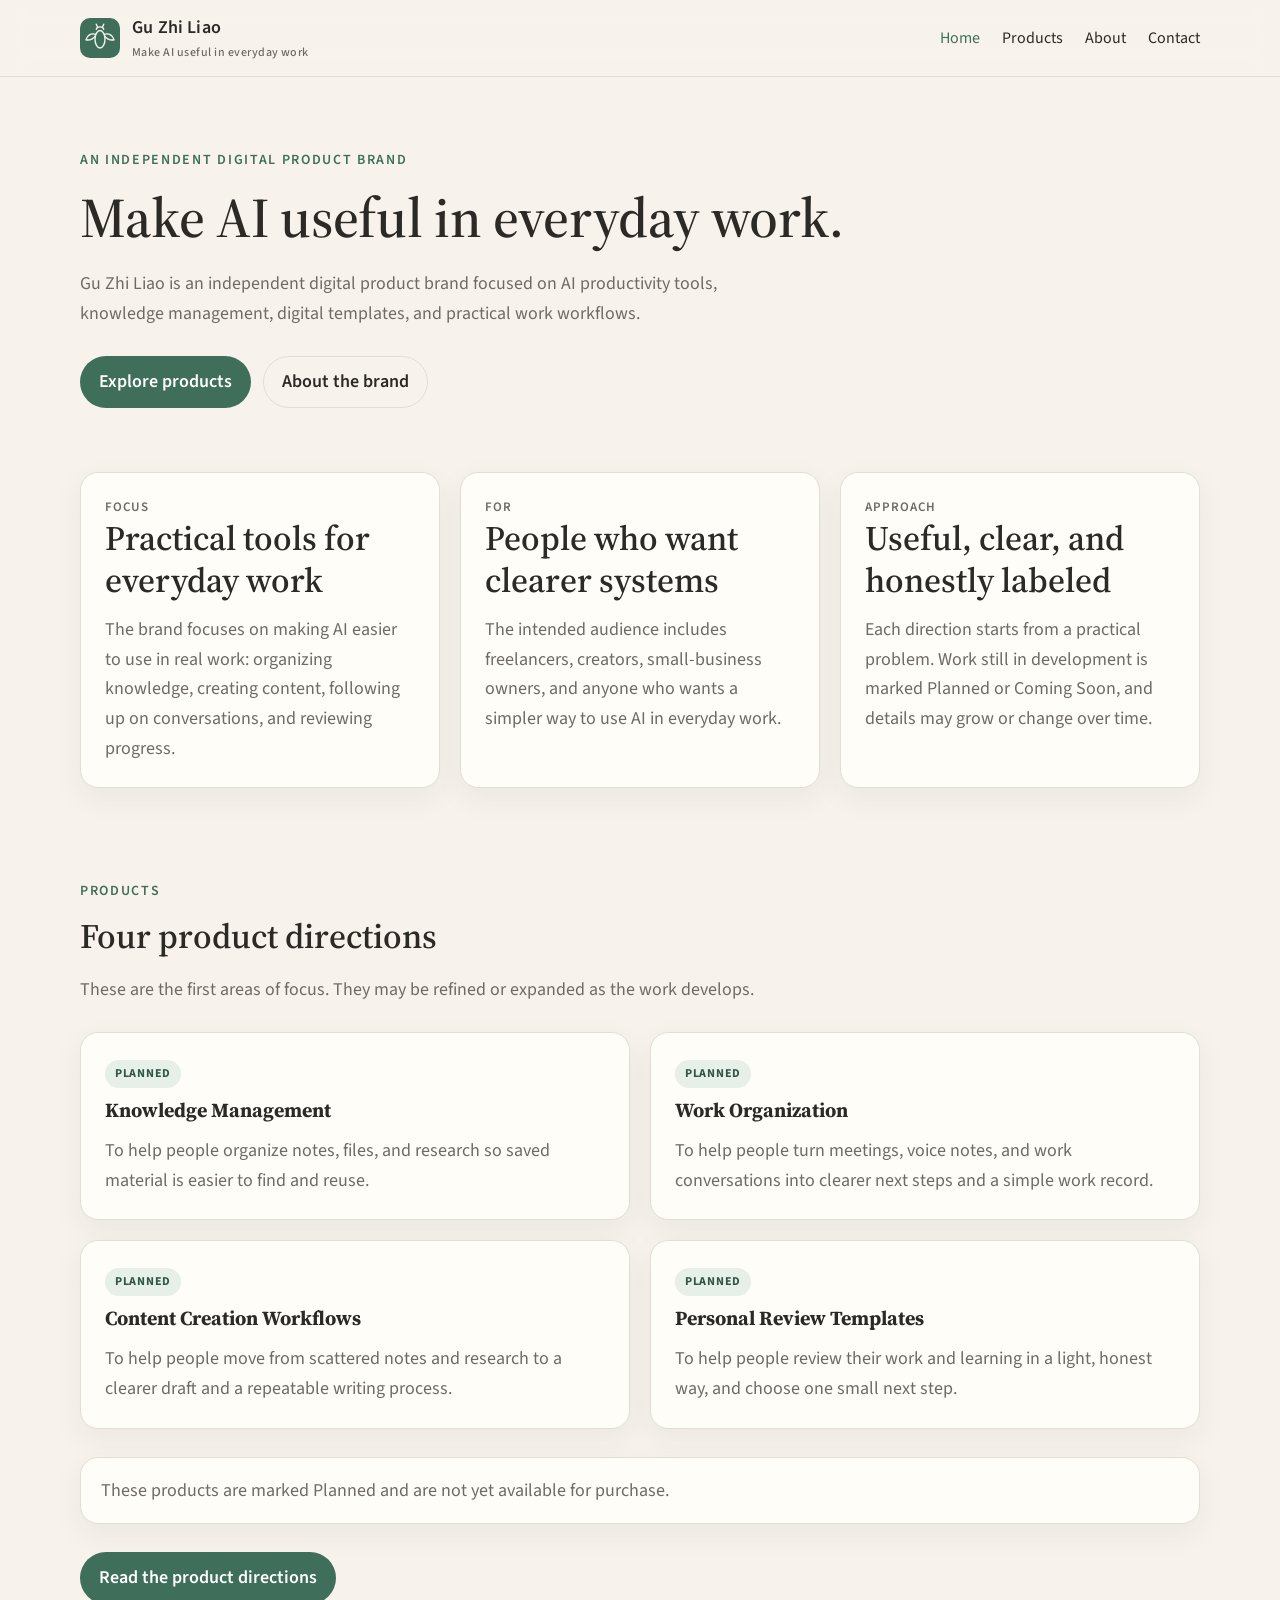
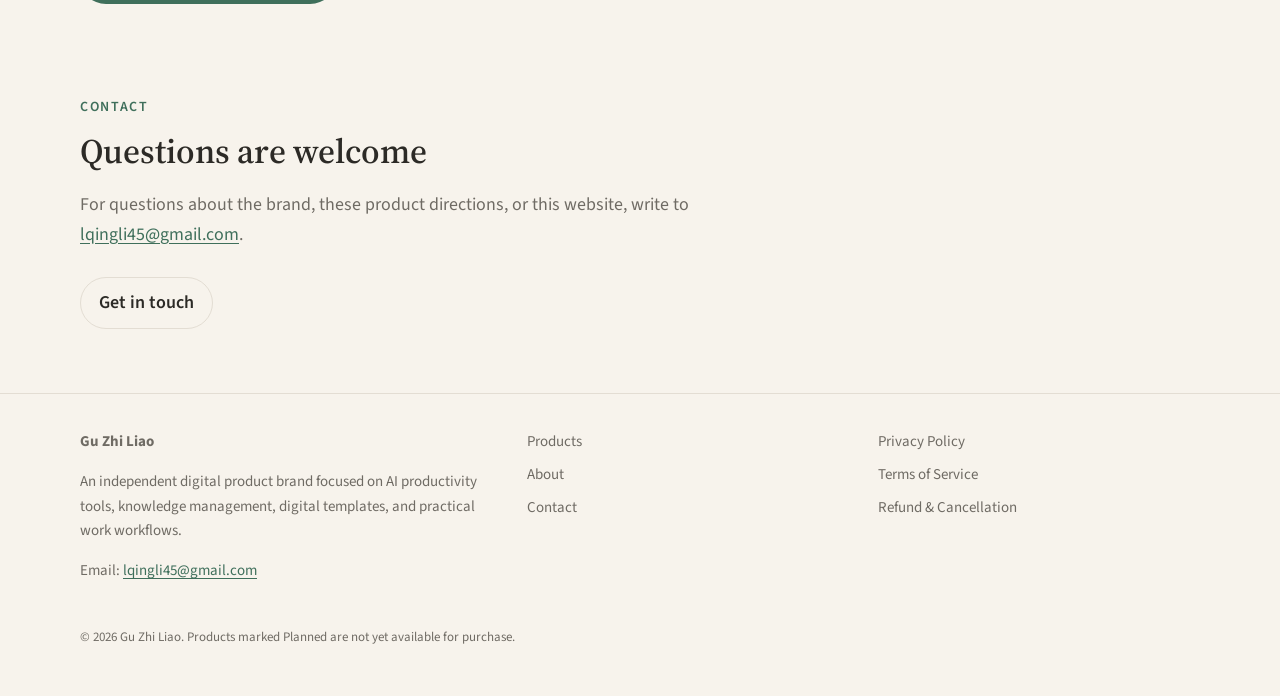
<file: index.html>
<!DOCTYPE html>
<html lang="en">
<head>
  <meta charset="utf-8">
  <meta name="viewport" content="width=device-width, initial-scale=1">
  <title>Gu Zhi Liao — Make AI useful in everyday work</title>
  <meta name="description" content="Gu Zhi Liao is an independent digital product brand focused on AI productivity tools, knowledge management, digital templates, and practical work workflows.">
  <meta name="robots" content="index,follow">
  <meta property="og:title" content="Gu Zhi Liao — Make AI useful in everyday work">
  <meta property="og:description" content="Gu Zhi Liao is an independent digital product brand focused on AI productivity tools, knowledge management, digital templates, and practical work workflows.">
  <meta property="og:type" content="website">
  <meta property="og:url" content="https://lqingli45-byte.github.io/guzhiliao-website/">
  <meta name="twitter:card" content="summary">
  <link rel="canonical" href="https://lqingli45-byte.github.io/guzhiliao-website/">
  <script>
    (function () {
      var path = location.pathname || "";
      var href = path.indexOf("/guzhiliao-website") === 0 ? "/guzhiliao-website/" : "./";
      var base = document.createElement("base");
      base.href = href;
      document.head.insertBefore(base, document.head.firstChild);
    })();
  </script>
  <link rel="icon" href="assets/favicon.svg" type="image/svg+xml">
  <link rel="preconnect" href="https://fonts.googleapis.com">
  <link rel="preconnect" href="https://fonts.gstatic.com" crossorigin>
  <link href="https://fonts.googleapis.com/css2?family=Source+Sans+3:wght@400;500;600;700&family=Source+Serif+4:opsz,wght@8..60,500;8..60,600&display=swap" rel="stylesheet">
  <link rel="stylesheet" href="assets/styles.css">
</head>
<body>
  <header class="site-header">
    <div class="wrap header-row">
      <a class="brand" href="index.html">
        <img src="assets/logo.svg" alt="">
        <span class="brand-name">Gu Zhi Liao<small>Make AI useful in everyday work</small></span>
      </a>
      <button class="nav-toggle" type="button" aria-expanded="false" aria-label="Open menu"><span></span><span></span><span></span></button>
      <nav class="nav" aria-label="Primary">
        <a href="index.html" aria-current="page">Home</a>
        <a href="products.html">Products</a>
        <a href="about.html">About</a>
        <a href="contact.html">Contact</a>
      </nav>
    </div>
  </header>

  <main>
    <section class="hero">
      <div class="wrap">
        <p class="kicker">An independent digital product brand</p>
        <h1>Make AI useful in everyday work.</h1>
        <p class="lede">Gu Zhi Liao is an independent digital product brand focused on AI productivity tools, knowledge management, digital templates, and practical work workflows.</p>
        <div class="actions">
          <a class="btn btn-primary" href="products.html">Explore products</a>
          <a class="btn btn-secondary" href="about.html">About the brand</a>
        </div>
      </div>
    </section>

    <section class="section">
      <div class="wrap grid grid-3">
        <article class="card">
          <p class="eyebrow">Focus</p>
          <h2>Practical tools for everyday work</h2>
          <p>The brand focuses on making AI easier to use in real work: organizing knowledge, creating content, following up on conversations, and reviewing progress.</p>
        </article>
        <article class="card">
          <p class="eyebrow">For</p>
          <h2>People who want clearer systems</h2>
          <p>The intended audience includes freelancers, creators, small-business owners, and anyone who wants a simpler way to use AI in everyday work.</p>
        </article>
        <article class="card">
          <p class="eyebrow">Approach</p>
          <h2>Useful, clear, and honestly labeled</h2>
          <p>Each direction starts from a practical problem. Work still in development is marked Planned or Coming Soon, and details may grow or change over time.</p>
        </article>
      </div>
    </section>

    <section class="section">
      <div class="wrap">
        <p class="kicker">Products</p>
        <h2>Four product directions</h2>
        <p class="lede">These are the first areas of focus. They may be refined or expanded as the work develops.</p>
        <div class="grid grid-2" style="margin-top:28px">
          <article class="product-card">
            <span class="badge">Planned</span>
            <h3>Knowledge Management</h3>
            <p>To help people organize notes, files, and research so saved material is easier to find and reuse.</p>
          </article>
          <article class="product-card">
            <span class="badge">Planned</span>
            <h3>Work Organization</h3>
            <p>To help people turn meetings, voice notes, and work conversations into clearer next steps and a simple work record.</p>
          </article>
          <article class="product-card">
            <span class="badge">Planned</span>
            <h3>Content Creation Workflows</h3>
            <p>To help people move from scattered notes and research to a clearer draft and a repeatable writing process.</p>
          </article>
          <article class="product-card">
            <span class="badge">Planned</span>
            <h3>Personal Review Templates</h3>
            <p>To help people review their work and learning in a light, honest way, and choose one small next step.</p>
          </article>
        </div>
        <p class="notice">These products are marked Planned and are not yet available for purchase.</p>
        <div class="actions">
          <a class="btn btn-primary" href="products.html">Read the product directions</a>
        </div>
      </div>
    </section>

    <section class="section">
      <div class="wrap">
        <p class="kicker">Contact</p>
        <h2>Questions are welcome</h2>
        <p class="lede">For questions about the brand, these product directions, or this website, write to <a href="mailto:lqingli45@gmail.com">lqingli45@gmail.com</a>.</p>
        <div class="actions">
          <a class="btn btn-secondary" href="contact.html">Get in touch</a>
        </div>
      </div>
    </section>
  </main>
  <footer class="site-footer">
    <div class="wrap footer-grid">
      <div>
        <strong>Gu Zhi Liao</strong>
        <p>An independent digital product brand focused on AI productivity tools, knowledge management, digital templates, and practical work workflows.</p>
        <p>Email: <a href="mailto:lqingli45@gmail.com">lqingli45@gmail.com</a></p>
      </div>
      <div class="footer-links">
        <a href="products.html">Products</a>
        <a href="about.html">About</a>
        <a href="contact.html">Contact</a>
      </div>
      <div class="footer-links">
        <a href="privacy.html">Privacy Policy</a>
        <a href="terms.html">Terms of Service</a>
        <a href="refund.html">Refund &amp; Cancellation</a>
      </div>
    </div>
    <div class="wrap fineprint">© 2026 Gu Zhi Liao. Products marked Planned are not yet available for purchase.</div>
  </footer>
  <script src="assets/script.js"></script>
</body>
</html>
</file>
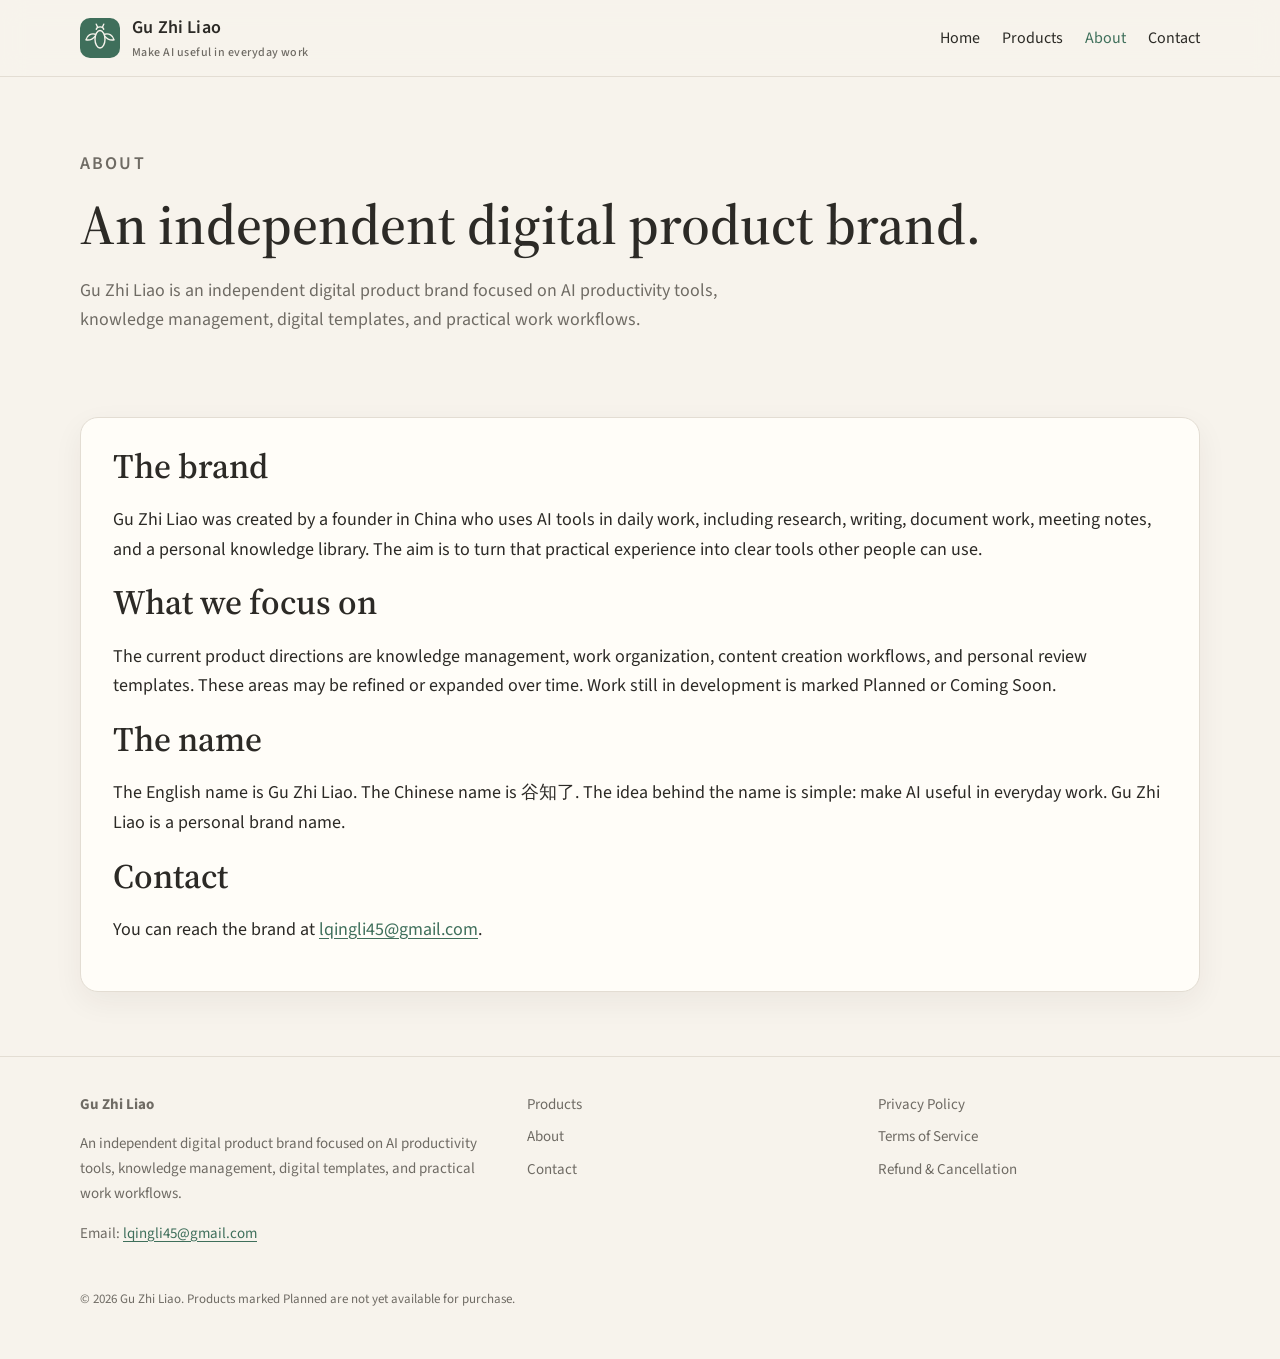
<file: about.html>
<!DOCTYPE html>
<html lang="en">
<head>
  <meta charset="utf-8">
  <meta name="viewport" content="width=device-width, initial-scale=1">
  <title>About — Gu Zhi Liao</title>
  <meta name="description" content="Gu Zhi Liao is an independent digital product brand focused on AI productivity tools, knowledge management, digital templates, and practical work workflows.">
  <meta name="robots" content="index,follow">
  <meta property="og:title" content="About — Gu Zhi Liao">
  <meta property="og:description" content="Gu Zhi Liao is an independent digital product brand focused on AI productivity tools, knowledge management, digital templates, and practical work workflows.">
  <meta property="og:type" content="website">
  <meta property="og:url" content="https://lqingli45-byte.github.io/guzhiliao-website/about.html">
  <meta name="twitter:card" content="summary">
  <link rel="canonical" href="https://lqingli45-byte.github.io/guzhiliao-website/about.html">
  <script>
    (function () {
      var path = location.pathname || "";
      var href = path.indexOf("/guzhiliao-website") === 0 ? "/guzhiliao-website/" : "./";
      var base = document.createElement("base");
      base.href = href;
      document.head.insertBefore(base, document.head.firstChild);
    })();
  </script>
  <link rel="icon" href="assets/favicon.svg" type="image/svg+xml">
  <link rel="preconnect" href="https://fonts.googleapis.com">
  <link rel="preconnect" href="https://fonts.gstatic.com" crossorigin>
  <link href="https://fonts.googleapis.com/css2?family=Source+Sans+3:wght@400;500;600;700&family=Source+Serif+4:opsz,wght@8..60,500;8..60,600&display=swap" rel="stylesheet">
  <link rel="stylesheet" href="assets/styles.css">
</head>
<body>
  <header class="site-header">
    <div class="wrap header-row">
      <a class="brand" href="index.html">
        <img src="assets/logo.svg" alt="">
        <span class="brand-name">Gu Zhi Liao<small>Make AI useful in everyday work</small></span>
      </a>
      <button class="nav-toggle" type="button" aria-expanded="false" aria-label="Open menu"><span></span><span></span><span></span></button>
      <nav class="nav" aria-label="Primary">
        <a href="index.html">Home</a>
        <a href="products.html">Products</a>
        <a href="about.html" aria-current="page">About</a>
        <a href="contact.html">Contact</a>
      </nav>
    </div>
  </header>

  <main>
    <section class="page-hero">
      <div class="wrap">
        <p class="kicker">About</p>
        <h1>An independent digital product brand.</h1>
        <p>Gu Zhi Liao is an independent digital product brand focused on AI productivity tools, knowledge management, digital templates, and practical work workflows.</p>
      </div>
    </section>
    <section class="section">
      <div class="wrap legal">
        <h2>The brand</h2>
        <p>Gu Zhi Liao was created by a founder in China who uses AI tools in daily work, including research, writing, document work, meeting notes, and a personal knowledge library. The aim is to turn that practical experience into clear tools other people can use.</p>
        <h2>What we focus on</h2>
        <p>The current product directions are knowledge management, work organization, content creation workflows, and personal review templates. These areas may be refined or expanded over time. Work still in development is marked Planned or Coming Soon.</p>
        <h2>The name</h2>
        <p>The English name is Gu Zhi Liao. The Chinese name is 谷知了. The idea behind the name is simple: make AI useful in everyday work. Gu Zhi Liao is a personal brand name.</p>
        <h2>Contact</h2>
        <p>You can reach the brand at <a href="mailto:lqingli45@gmail.com">lqingli45@gmail.com</a>.</p>
      </div>
    </section>
  </main>
  <footer class="site-footer">
    <div class="wrap footer-grid">
      <div>
        <strong>Gu Zhi Liao</strong>
        <p>An independent digital product brand focused on AI productivity tools, knowledge management, digital templates, and practical work workflows.</p>
        <p>Email: <a href="mailto:lqingli45@gmail.com">lqingli45@gmail.com</a></p>
      </div>
      <div class="footer-links">
        <a href="products.html">Products</a>
        <a href="about.html">About</a>
        <a href="contact.html">Contact</a>
      </div>
      <div class="footer-links">
        <a href="privacy.html">Privacy Policy</a>
        <a href="terms.html">Terms of Service</a>
        <a href="refund.html">Refund &amp; Cancellation</a>
      </div>
    </div>
    <div class="wrap fineprint">© 2026 Gu Zhi Liao. Products marked Planned are not yet available for purchase.</div>
  </footer>
  <script src="assets/script.js"></script>
</body>
</html>
</file>
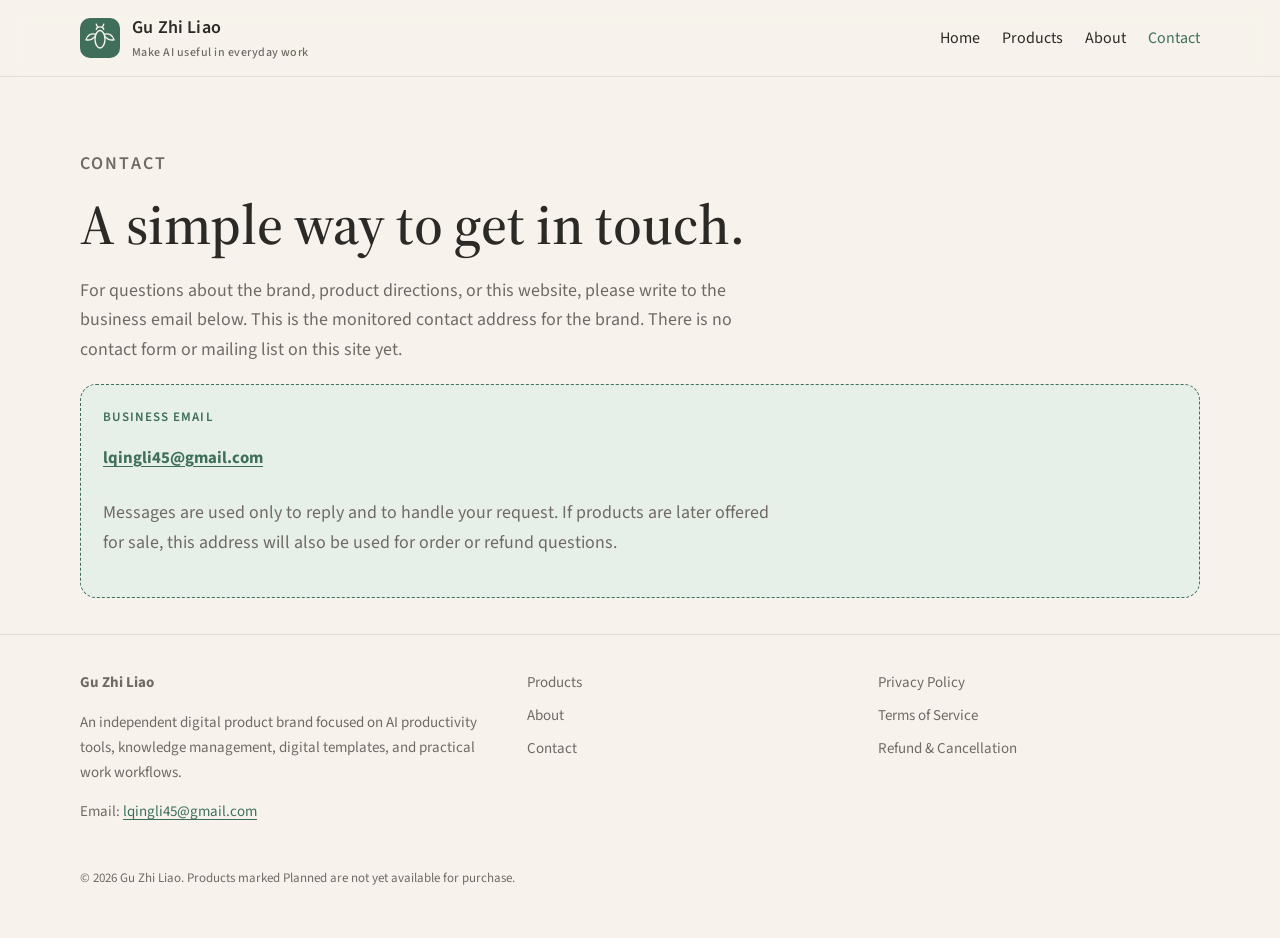
<file: contact.html>
<!DOCTYPE html>
<html lang="en">
<head>
  <meta charset="utf-8">
  <meta name="viewport" content="width=device-width, initial-scale=1">
  <title>Contact — Gu Zhi Liao</title>
  <meta name="description" content="Contact Gu Zhi Liao at lqingli45@gmail.com.">
  <meta name="robots" content="index,follow">
  <meta property="og:title" content="Contact — Gu Zhi Liao">
  <meta property="og:description" content="Contact Gu Zhi Liao at lqingli45@gmail.com.">
  <meta property="og:type" content="website">
  <meta property="og:url" content="https://lqingli45-byte.github.io/guzhiliao-website/contact.html">
  <meta name="twitter:card" content="summary">
  <link rel="canonical" href="https://lqingli45-byte.github.io/guzhiliao-website/contact.html">
  <script>
    (function () {
      var path = location.pathname || "";
      var href = path.indexOf("/guzhiliao-website") === 0 ? "/guzhiliao-website/" : "./";
      var base = document.createElement("base");
      base.href = href;
      document.head.insertBefore(base, document.head.firstChild);
    })();
  </script>
  <link rel="icon" href="assets/favicon.svg" type="image/svg+xml">
  <link rel="preconnect" href="https://fonts.googleapis.com">
  <link rel="preconnect" href="https://fonts.gstatic.com" crossorigin>
  <link href="https://fonts.googleapis.com/css2?family=Source+Sans+3:wght@400;500;600;700&family=Source+Serif+4:opsz,wght@8..60,500;8..60,600&display=swap" rel="stylesheet">
  <link rel="stylesheet" href="assets/styles.css">
</head>
<body>
  <header class="site-header">
    <div class="wrap header-row">
      <a class="brand" href="index.html">
        <img src="assets/logo.svg" alt="">
        <span class="brand-name">Gu Zhi Liao<small>Make AI useful in everyday work</small></span>
      </a>
      <button class="nav-toggle" type="button" aria-expanded="false" aria-label="Open menu"><span></span><span></span><span></span></button>
      <nav class="nav" aria-label="Primary">
        <a href="index.html">Home</a>
        <a href="products.html">Products</a>
        <a href="about.html">About</a>
        <a href="contact.html" aria-current="page">Contact</a>
      </nav>
    </div>
  </header>

  <main>
    <section class="page-hero">
      <div class="wrap">
        <p class="kicker">Contact</p>
        <h1>A simple way to get in touch.</h1>
        <p>For questions about the brand, product directions, or this website, please write to the business email below. This is the monitored contact address for the brand. There is no contact form or mailing list on this site yet.</p>
        <div class="contact-box">
          <span class="eyebrow">Business email</span>
          <strong><a href="mailto:lqingli45@gmail.com">lqingli45@gmail.com</a></strong>
          <p class="muted">Messages are used only to reply and to handle your request. If products are later offered for sale, this address will also be used for order or refund questions.</p>
        </div>
      </div>
    </section>
  </main>
  <footer class="site-footer">
    <div class="wrap footer-grid">
      <div>
        <strong>Gu Zhi Liao</strong>
        <p>An independent digital product brand focused on AI productivity tools, knowledge management, digital templates, and practical work workflows.</p>
        <p>Email: <a href="mailto:lqingli45@gmail.com">lqingli45@gmail.com</a></p>
      </div>
      <div class="footer-links">
        <a href="products.html">Products</a>
        <a href="about.html">About</a>
        <a href="contact.html">Contact</a>
      </div>
      <div class="footer-links">
        <a href="privacy.html">Privacy Policy</a>
        <a href="terms.html">Terms of Service</a>
        <a href="refund.html">Refund &amp; Cancellation</a>
      </div>
    </div>
    <div class="wrap fineprint">© 2026 Gu Zhi Liao. Products marked Planned are not yet available for purchase.</div>
  </footer>
  <script src="assets/script.js"></script>
</body>
</html>
</file>
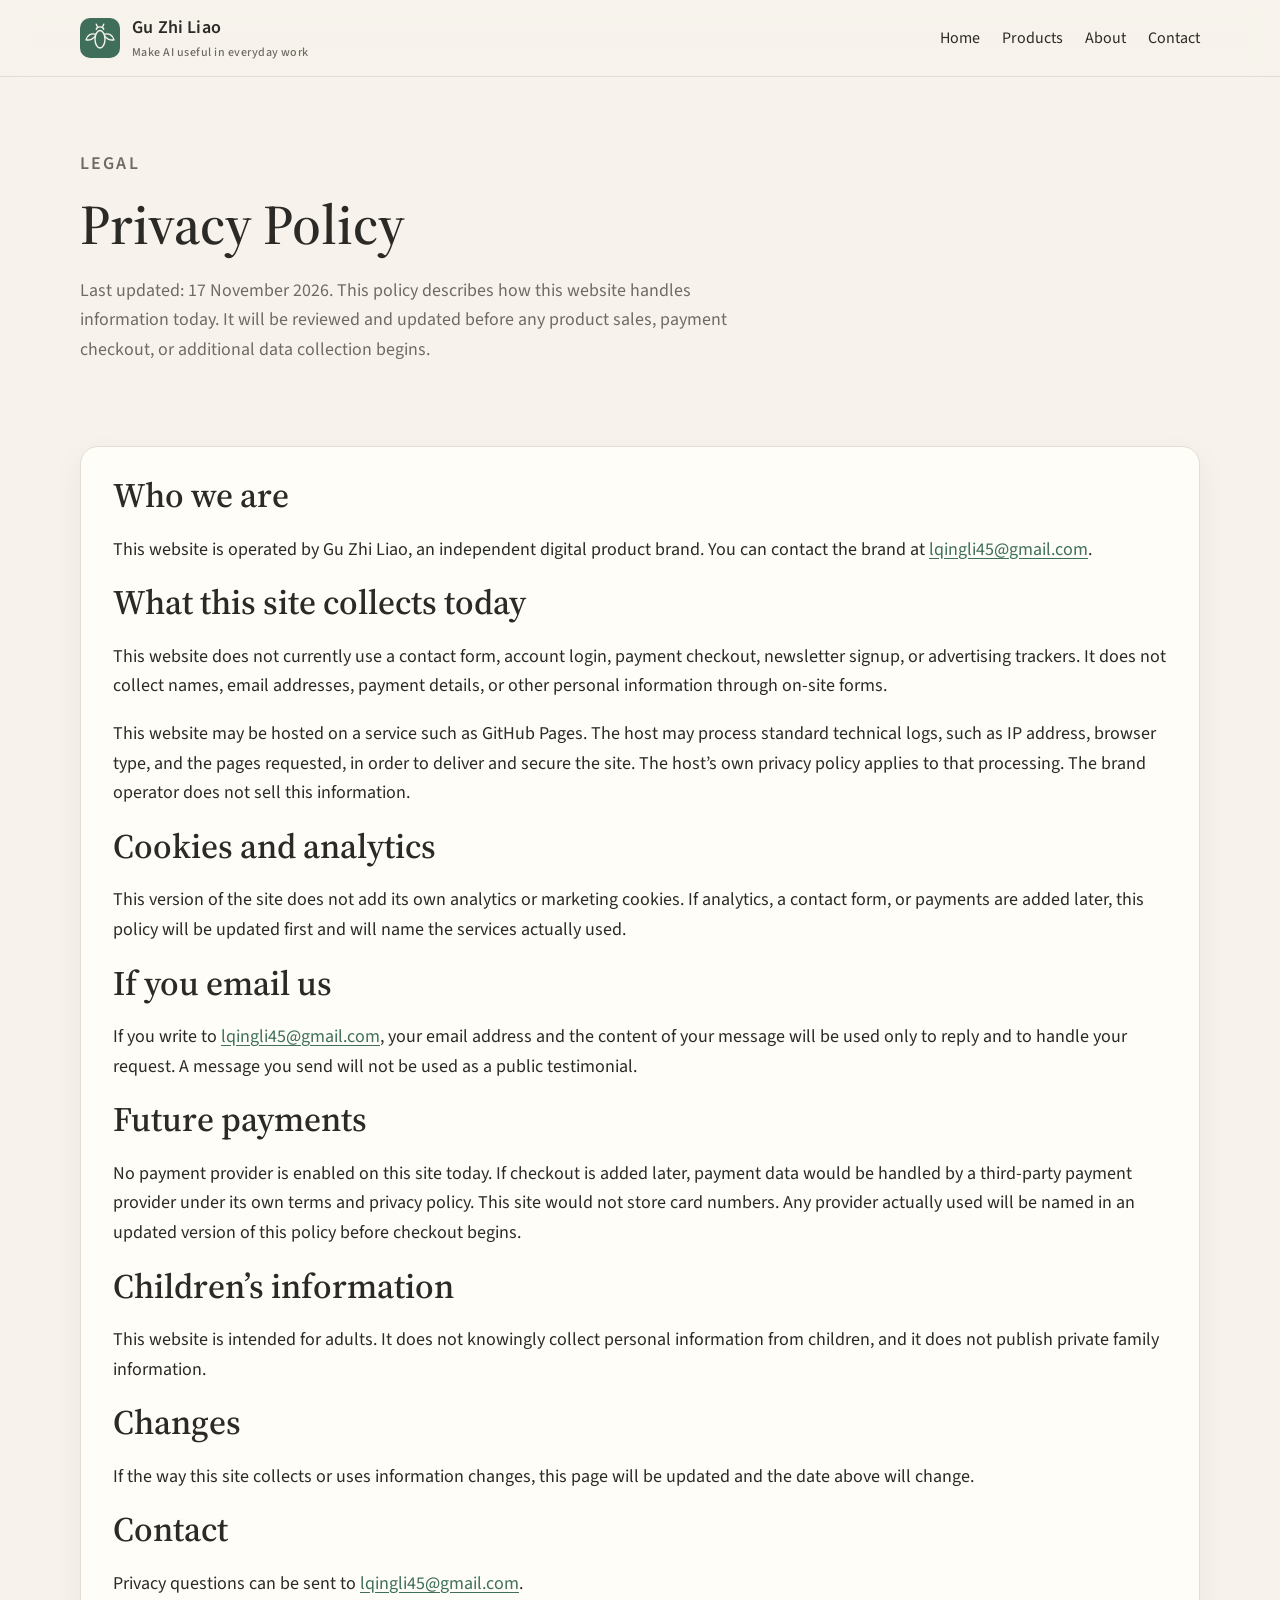
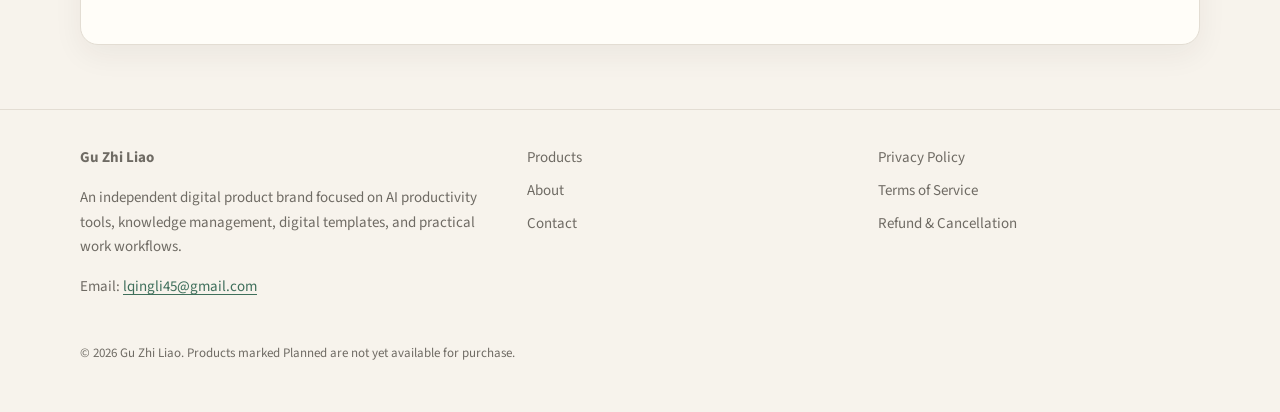
<file: privacy.html>
<!DOCTYPE html>
<html lang="en">
<head>
  <meta charset="utf-8">
  <meta name="viewport" content="width=device-width, initial-scale=1">
  <title>Privacy Policy — Gu Zhi Liao</title>
  <meta name="description" content="Gu Zhi Liao’s privacy policy describes how this website handles information.">
  <meta name="robots" content="index,follow">
  <meta property="og:title" content="Privacy Policy — Gu Zhi Liao">
  <meta property="og:description" content="Gu Zhi Liao’s privacy policy describes how this website handles information.">
  <meta property="og:type" content="website">
  <meta property="og:url" content="https://lqingli45-byte.github.io/guzhiliao-website/privacy.html">
  <meta name="twitter:card" content="summary">
  <link rel="canonical" href="https://lqingli45-byte.github.io/guzhiliao-website/privacy.html">
  <script>
    (function () {
      var path = location.pathname || "";
      var href = path.indexOf("/guzhiliao-website") === 0 ? "/guzhiliao-website/" : "./";
      var base = document.createElement("base");
      base.href = href;
      document.head.insertBefore(base, document.head.firstChild);
    })();
  </script>
  <link rel="icon" href="assets/favicon.svg" type="image/svg+xml">
  <link rel="preconnect" href="https://fonts.googleapis.com">
  <link rel="preconnect" href="https://fonts.gstatic.com" crossorigin>
  <link href="https://fonts.googleapis.com/css2?family=Source+Sans+3:wght@400;500;600;700&family=Source+Serif+4:opsz,wght@8..60,500;8..60,600&display=swap" rel="stylesheet">
  <link rel="stylesheet" href="assets/styles.css">
</head>
<body>
  <header class="site-header">
    <div class="wrap header-row">
      <a class="brand" href="index.html">
        <img src="assets/logo.svg" alt="">
        <span class="brand-name">Gu Zhi Liao<small>Make AI useful in everyday work</small></span>
      </a>
      <button class="nav-toggle" type="button" aria-expanded="false" aria-label="Open menu"><span></span><span></span><span></span></button>
      <nav class="nav" aria-label="Primary">
        <a href="index.html">Home</a>
        <a href="products.html">Products</a>
        <a href="about.html">About</a>
        <a href="contact.html">Contact</a>
      </nav>
    </div>
  </header>

  <main>
    <section class="page-hero">
      <div class="wrap">
        <p class="kicker">Legal</p>
        <h1>Privacy Policy</h1>
        <p>Last updated: 17 November 2026. This policy describes how this website handles information today. It will be reviewed and updated before any product sales, payment checkout, or additional data collection begins.</p>
      </div>
    </section>
    <section class="section">
      <div class="wrap legal">
        <h2>Who we are</h2>
        <p>This website is operated by Gu Zhi Liao, an independent digital product brand. You can contact the brand at <a href="mailto:lqingli45@gmail.com">lqingli45@gmail.com</a>.</p>
        <h2>What this site collects today</h2>
        <p>This website does not currently use a contact form, account login, payment checkout, newsletter signup, or advertising trackers. It does not collect names, email addresses, payment details, or other personal information through on-site forms.</p>
        <p>This website may be hosted on a service such as GitHub Pages. The host may process standard technical logs, such as IP address, browser type, and the pages requested, in order to deliver and secure the site. The host’s own privacy policy applies to that processing. The brand operator does not sell this information.</p>
        <h2>Cookies and analytics</h2>
        <p>This version of the site does not add its own analytics or marketing cookies. If analytics, a contact form, or payments are added later, this policy will be updated first and will name the services actually used.</p>
        <h2>If you email us</h2>
        <p>If you write to <a href="mailto:lqingli45@gmail.com">lqingli45@gmail.com</a>, your email address and the content of your message will be used only to reply and to handle your request. A message you send will not be used as a public testimonial.</p>
        <h2>Future payments</h2>
        <p>No payment provider is enabled on this site today. If checkout is added later, payment data would be handled by a third-party payment provider under its own terms and privacy policy. This site would not store card numbers. Any provider actually used will be named in an updated version of this policy before checkout begins.</p>
        <h2>Children’s information</h2>
        <p>This website is intended for adults. It does not knowingly collect personal information from children, and it does not publish private family information.</p>
        <h2>Changes</h2>
        <p>If the way this site collects or uses information changes, this page will be updated and the date above will change.</p>
        <h2>Contact</h2>
        <p>Privacy questions can be sent to <a href="mailto:lqingli45@gmail.com">lqingli45@gmail.com</a>.</p>
      </div>
    </section>
  </main>
  <footer class="site-footer">
    <div class="wrap footer-grid">
      <div>
        <strong>Gu Zhi Liao</strong>
        <p>An independent digital product brand focused on AI productivity tools, knowledge management, digital templates, and practical work workflows.</p>
        <p>Email: <a href="mailto:lqingli45@gmail.com">lqingli45@gmail.com</a></p>
      </div>
      <div class="footer-links">
        <a href="products.html">Products</a>
        <a href="about.html">About</a>
        <a href="contact.html">Contact</a>
      </div>
      <div class="footer-links">
        <a href="privacy.html">Privacy Policy</a>
        <a href="terms.html">Terms of Service</a>
        <a href="refund.html">Refund &amp; Cancellation</a>
      </div>
    </div>
    <div class="wrap fineprint">© 2026 Gu Zhi Liao. Products marked Planned are not yet available for purchase.</div>
  </footer>
  <script src="assets/script.js"></script>
</body>
</html>
</file>
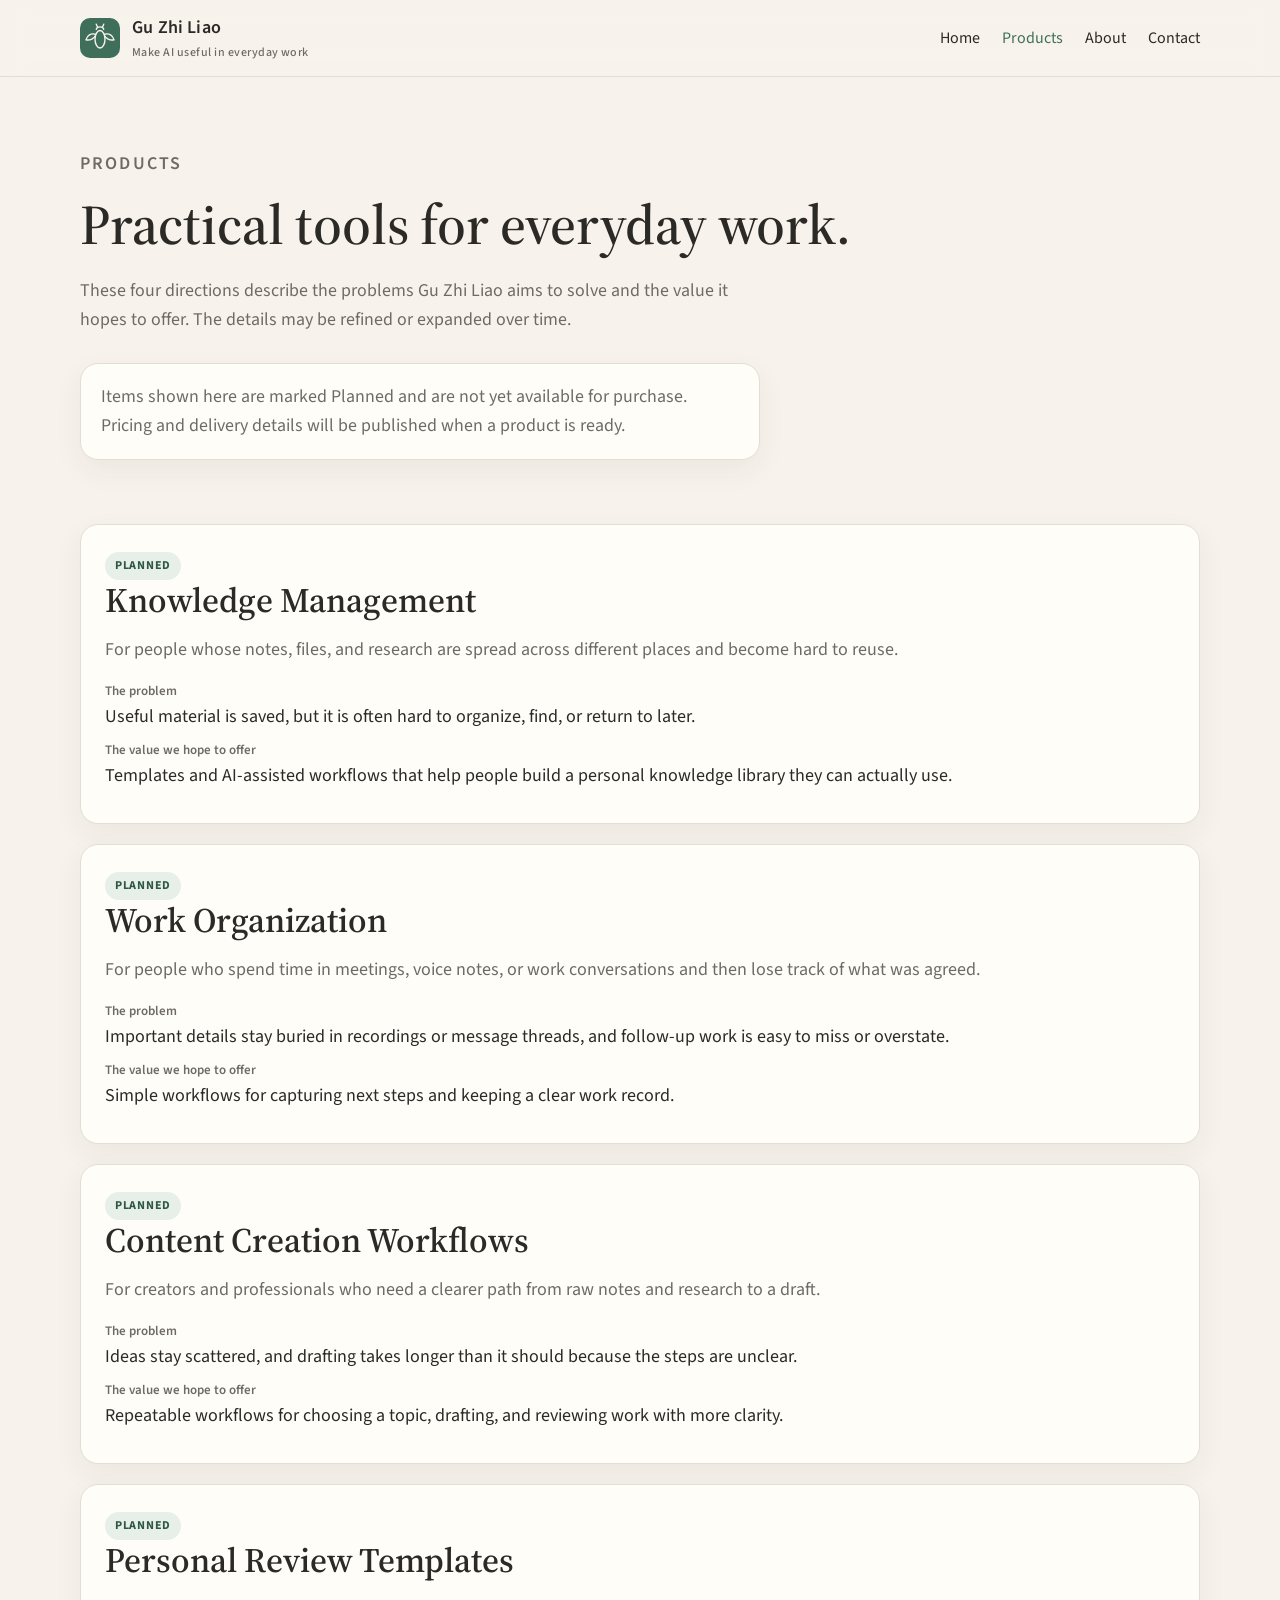
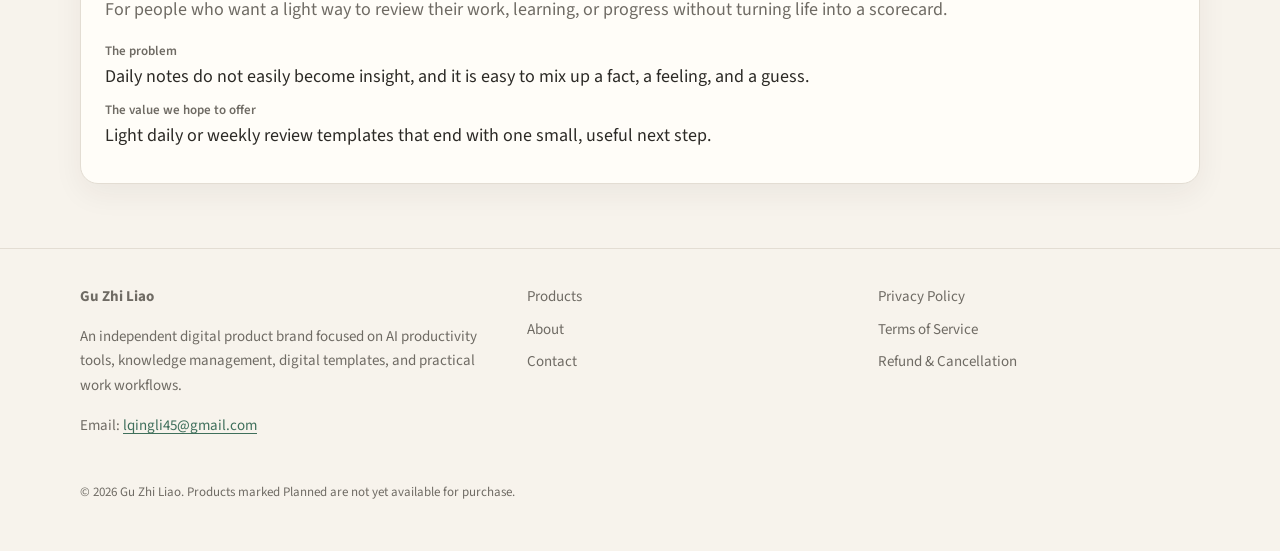
<file: products.html>
<!DOCTYPE html>
<html lang="en">
<head>
  <meta charset="utf-8">
  <meta name="viewport" content="width=device-width, initial-scale=1">
  <title>Products — Gu Zhi Liao</title>
  <meta name="description" content="Gu Zhi Liao product directions include knowledge management, work organization, content creation workflows, and personal review templates. Current products are marked Planned.">
  <meta name="robots" content="index,follow">
  <meta property="og:title" content="Products — Gu Zhi Liao">
  <meta property="og:description" content="Gu Zhi Liao product directions include knowledge management, work organization, content creation workflows, and personal review templates. Current products are marked Planned.">
  <meta property="og:type" content="website">
  <meta property="og:url" content="https://lqingli45-byte.github.io/guzhiliao-website/products.html">
  <meta name="twitter:card" content="summary">
  <link rel="canonical" href="https://lqingli45-byte.github.io/guzhiliao-website/products.html">
  <script>
    (function () {
      var path = location.pathname || "";
      var href = path.indexOf("/guzhiliao-website") === 0 ? "/guzhiliao-website/" : "./";
      var base = document.createElement("base");
      base.href = href;
      document.head.insertBefore(base, document.head.firstChild);
    })();
  </script>
  <link rel="icon" href="assets/favicon.svg" type="image/svg+xml">
  <link rel="preconnect" href="https://fonts.googleapis.com">
  <link rel="preconnect" href="https://fonts.gstatic.com" crossorigin>
  <link href="https://fonts.googleapis.com/css2?family=Source+Sans+3:wght@400;500;600;700&family=Source+Serif+4:opsz,wght@8..60,500;8..60,600&display=swap" rel="stylesheet">
  <link rel="stylesheet" href="assets/styles.css">
</head>
<body>
  <header class="site-header">
    <div class="wrap header-row">
      <a class="brand" href="index.html">
        <img src="assets/logo.svg" alt="">
        <span class="brand-name">Gu Zhi Liao<small>Make AI useful in everyday work</small></span>
      </a>
      <button class="nav-toggle" type="button" aria-expanded="false" aria-label="Open menu"><span></span><span></span><span></span></button>
      <nav class="nav" aria-label="Primary">
        <a href="index.html">Home</a>
        <a href="products.html" aria-current="page">Products</a>
        <a href="about.html">About</a>
        <a href="contact.html">Contact</a>
      </nav>
    </div>
  </header>

  <main>
    <section class="page-hero">
      <div class="wrap">
        <p class="kicker">Products</p>
        <h1>Practical tools for everyday work.</h1>
        <p>These four directions describe the problems Gu Zhi Liao aims to solve and the value it hopes to offer. The details may be refined or expanded over time.</p>
        <p class="notice">Items shown here are marked Planned and are not yet available for purchase. Pricing and delivery details will be published when a product is ready.</p>
      </div>
    </section>
    <section class="section">
      <div class="wrap grid">
        <article class="product-card" id="knowledge-management">
          <span class="badge">Planned</span>
          <h2>Knowledge Management</h2>
          <p>For people whose notes, files, and research are spread across different places and become hard to reuse.</p>
          <ul class="meta">
            <li><strong>The problem</strong> Useful material is saved, but it is often hard to organize, find, or return to later.</li>
            <li><strong>The value we hope to offer</strong> Templates and AI-assisted workflows that help people build a personal knowledge library they can actually use.</li>
          </ul>
        </article>
        <article class="product-card" id="work-organization">
          <span class="badge">Planned</span>
          <h2>Work Organization</h2>
          <p>For people who spend time in meetings, voice notes, or work conversations and then lose track of what was agreed.</p>
          <ul class="meta">
            <li><strong>The problem</strong> Important details stay buried in recordings or message threads, and follow-up work is easy to miss or overstate.</li>
            <li><strong>The value we hope to offer</strong> Simple workflows for capturing next steps and keeping a clear work record.</li>
          </ul>
        </article>
        <article class="product-card" id="content-workflows">
          <span class="badge">Planned</span>
          <h2>Content Creation Workflows</h2>
          <p>For creators and professionals who need a clearer path from raw notes and research to a draft.</p>
          <ul class="meta">
            <li><strong>The problem</strong> Ideas stay scattered, and drafting takes longer than it should because the steps are unclear.</li>
            <li><strong>The value we hope to offer</strong> Repeatable workflows for choosing a topic, drafting, and reviewing work with more clarity.</li>
          </ul>
        </article>
        <article class="product-card" id="personal-review">
          <span class="badge">Planned</span>
          <h2>Personal Review Templates</h2>
          <p>For people who want a light way to review their work, learning, or progress without turning life into a scorecard.</p>
          <ul class="meta">
            <li><strong>The problem</strong> Daily notes do not easily become insight, and it is easy to mix up a fact, a feeling, and a guess.</li>
            <li><strong>The value we hope to offer</strong> Light daily or weekly review templates that end with one small, useful next step.</li>
          </ul>
        </article>
      </div>
    </section>
  </main>
  <footer class="site-footer">
    <div class="wrap footer-grid">
      <div>
        <strong>Gu Zhi Liao</strong>
        <p>An independent digital product brand focused on AI productivity tools, knowledge management, digital templates, and practical work workflows.</p>
        <p>Email: <a href="mailto:lqingli45@gmail.com">lqingli45@gmail.com</a></p>
      </div>
      <div class="footer-links">
        <a href="products.html">Products</a>
        <a href="about.html">About</a>
        <a href="contact.html">Contact</a>
      </div>
      <div class="footer-links">
        <a href="privacy.html">Privacy Policy</a>
        <a href="terms.html">Terms of Service</a>
        <a href="refund.html">Refund &amp; Cancellation</a>
      </div>
    </div>
    <div class="wrap fineprint">© 2026 Gu Zhi Liao. Products marked Planned are not yet available for purchase.</div>
  </footer>
  <script src="assets/script.js"></script>
</body>
</html>
</file>
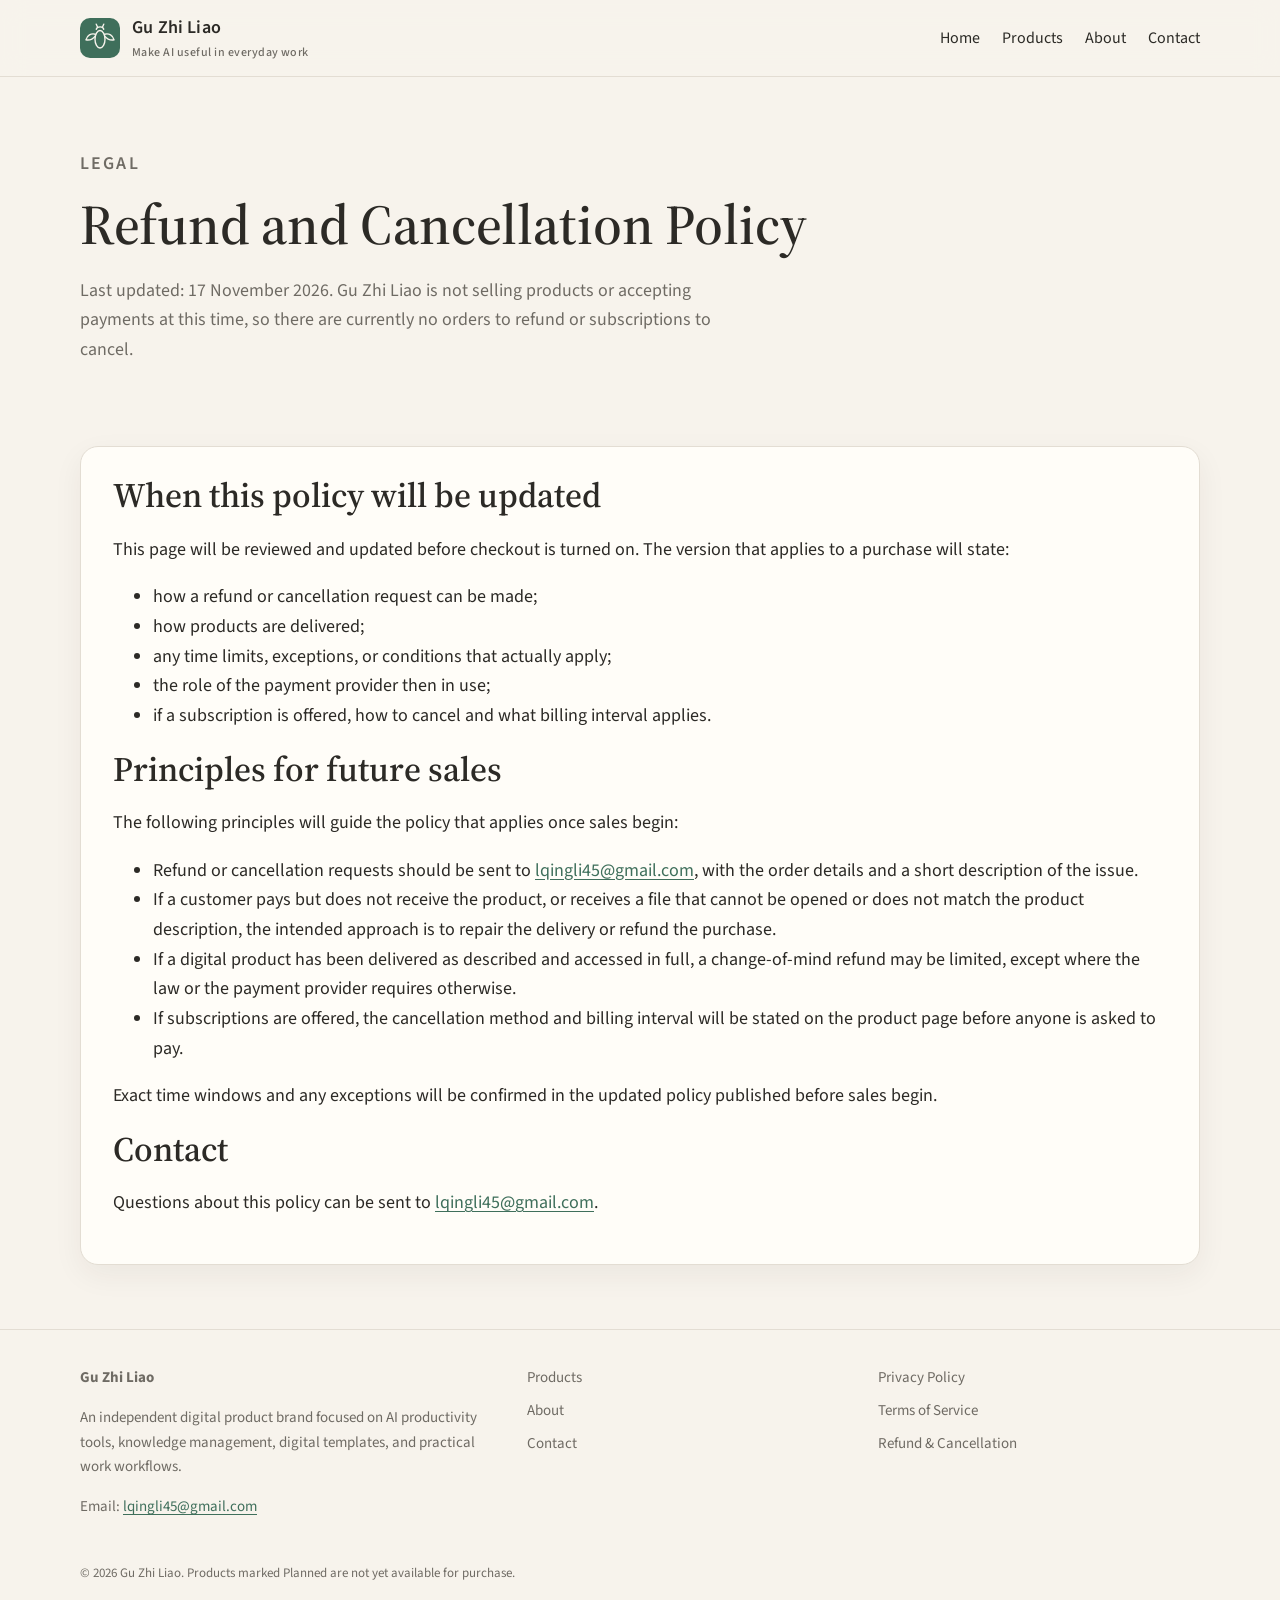
<file: refund.html>
<!DOCTYPE html>
<html lang="en">
<head>
  <meta charset="utf-8">
  <meta name="viewport" content="width=device-width, initial-scale=1">
  <title>Refund and Cancellation Policy — Gu Zhi Liao</title>
  <meta name="description" content="Refund and cancellation policy for Gu Zhi Liao.">
  <meta name="robots" content="index,follow">
  <meta property="og:title" content="Refund and Cancellation Policy — Gu Zhi Liao">
  <meta property="og:description" content="Refund and cancellation policy for Gu Zhi Liao.">
  <meta property="og:type" content="website">
  <meta property="og:url" content="https://lqingli45-byte.github.io/guzhiliao-website/refund.html">
  <meta name="twitter:card" content="summary">
  <link rel="canonical" href="https://lqingli45-byte.github.io/guzhiliao-website/refund.html">
  <script>
    (function () {
      var path = location.pathname || "";
      var href = path.indexOf("/guzhiliao-website") === 0 ? "/guzhiliao-website/" : "./";
      var base = document.createElement("base");
      base.href = href;
      document.head.insertBefore(base, document.head.firstChild);
    })();
  </script>
  <link rel="icon" href="assets/favicon.svg" type="image/svg+xml">
  <link rel="preconnect" href="https://fonts.googleapis.com">
  <link rel="preconnect" href="https://fonts.gstatic.com" crossorigin>
  <link href="https://fonts.googleapis.com/css2?family=Source+Sans+3:wght@400;500;600;700&family=Source+Serif+4:opsz,wght@8..60,500;8..60,600&display=swap" rel="stylesheet">
  <link rel="stylesheet" href="assets/styles.css">
</head>
<body>
  <header class="site-header">
    <div class="wrap header-row">
      <a class="brand" href="index.html">
        <img src="assets/logo.svg" alt="">
        <span class="brand-name">Gu Zhi Liao<small>Make AI useful in everyday work</small></span>
      </a>
      <button class="nav-toggle" type="button" aria-expanded="false" aria-label="Open menu"><span></span><span></span><span></span></button>
      <nav class="nav" aria-label="Primary">
        <a href="index.html">Home</a>
        <a href="products.html">Products</a>
        <a href="about.html">About</a>
        <a href="contact.html">Contact</a>
      </nav>
    </div>
  </header>

  <main>
    <section class="page-hero">
      <div class="wrap">
        <p class="kicker">Legal</p>
        <h1>Refund and Cancellation Policy</h1>
        <p>Last updated: 17 November 2026. Gu Zhi Liao is not selling products or accepting payments at this time, so there are currently no orders to refund or subscriptions to cancel.</p>
      </div>
    </section>
    <section class="section">
      <div class="wrap legal">
        <h2>When this policy will be updated</h2>
        <p>This page will be reviewed and updated before checkout is turned on. The version that applies to a purchase will state:</p>
        <ul>
          <li>how a refund or cancellation request can be made;</li>
          <li>how products are delivered;</li>
          <li>any time limits, exceptions, or conditions that actually apply;</li>
          <li>the role of the payment provider then in use;</li>
          <li>if a subscription is offered, how to cancel and what billing interval applies.</li>
        </ul>
        <h2>Principles for future sales</h2>
        <p>The following principles will guide the policy that applies once sales begin:</p>
        <ul>
          <li>Refund or cancellation requests should be sent to <a href="mailto:lqingli45@gmail.com">lqingli45@gmail.com</a>, with the order details and a short description of the issue.</li>
          <li>If a customer pays but does not receive the product, or receives a file that cannot be opened or does not match the product description, the intended approach is to repair the delivery or refund the purchase.</li>
          <li>If a digital product has been delivered as described and accessed in full, a change-of-mind refund may be limited, except where the law or the payment provider requires otherwise.</li>
          <li>If subscriptions are offered, the cancellation method and billing interval will be stated on the product page before anyone is asked to pay.</li>
        </ul>
        <p>Exact time windows and any exceptions will be confirmed in the updated policy published before sales begin.</p>
        <h2>Contact</h2>
        <p>Questions about this policy can be sent to <a href="mailto:lqingli45@gmail.com">lqingli45@gmail.com</a>.</p>
      </div>
    </section>
  </main>
  <footer class="site-footer">
    <div class="wrap footer-grid">
      <div>
        <strong>Gu Zhi Liao</strong>
        <p>An independent digital product brand focused on AI productivity tools, knowledge management, digital templates, and practical work workflows.</p>
        <p>Email: <a href="mailto:lqingli45@gmail.com">lqingli45@gmail.com</a></p>
      </div>
      <div class="footer-links">
        <a href="products.html">Products</a>
        <a href="about.html">About</a>
        <a href="contact.html">Contact</a>
      </div>
      <div class="footer-links">
        <a href="privacy.html">Privacy Policy</a>
        <a href="terms.html">Terms of Service</a>
        <a href="refund.html">Refund &amp; Cancellation</a>
      </div>
    </div>
    <div class="wrap fineprint">© 2026 Gu Zhi Liao. Products marked Planned are not yet available for purchase.</div>
  </footer>
  <script src="assets/script.js"></script>
</body>
</html>
</file>
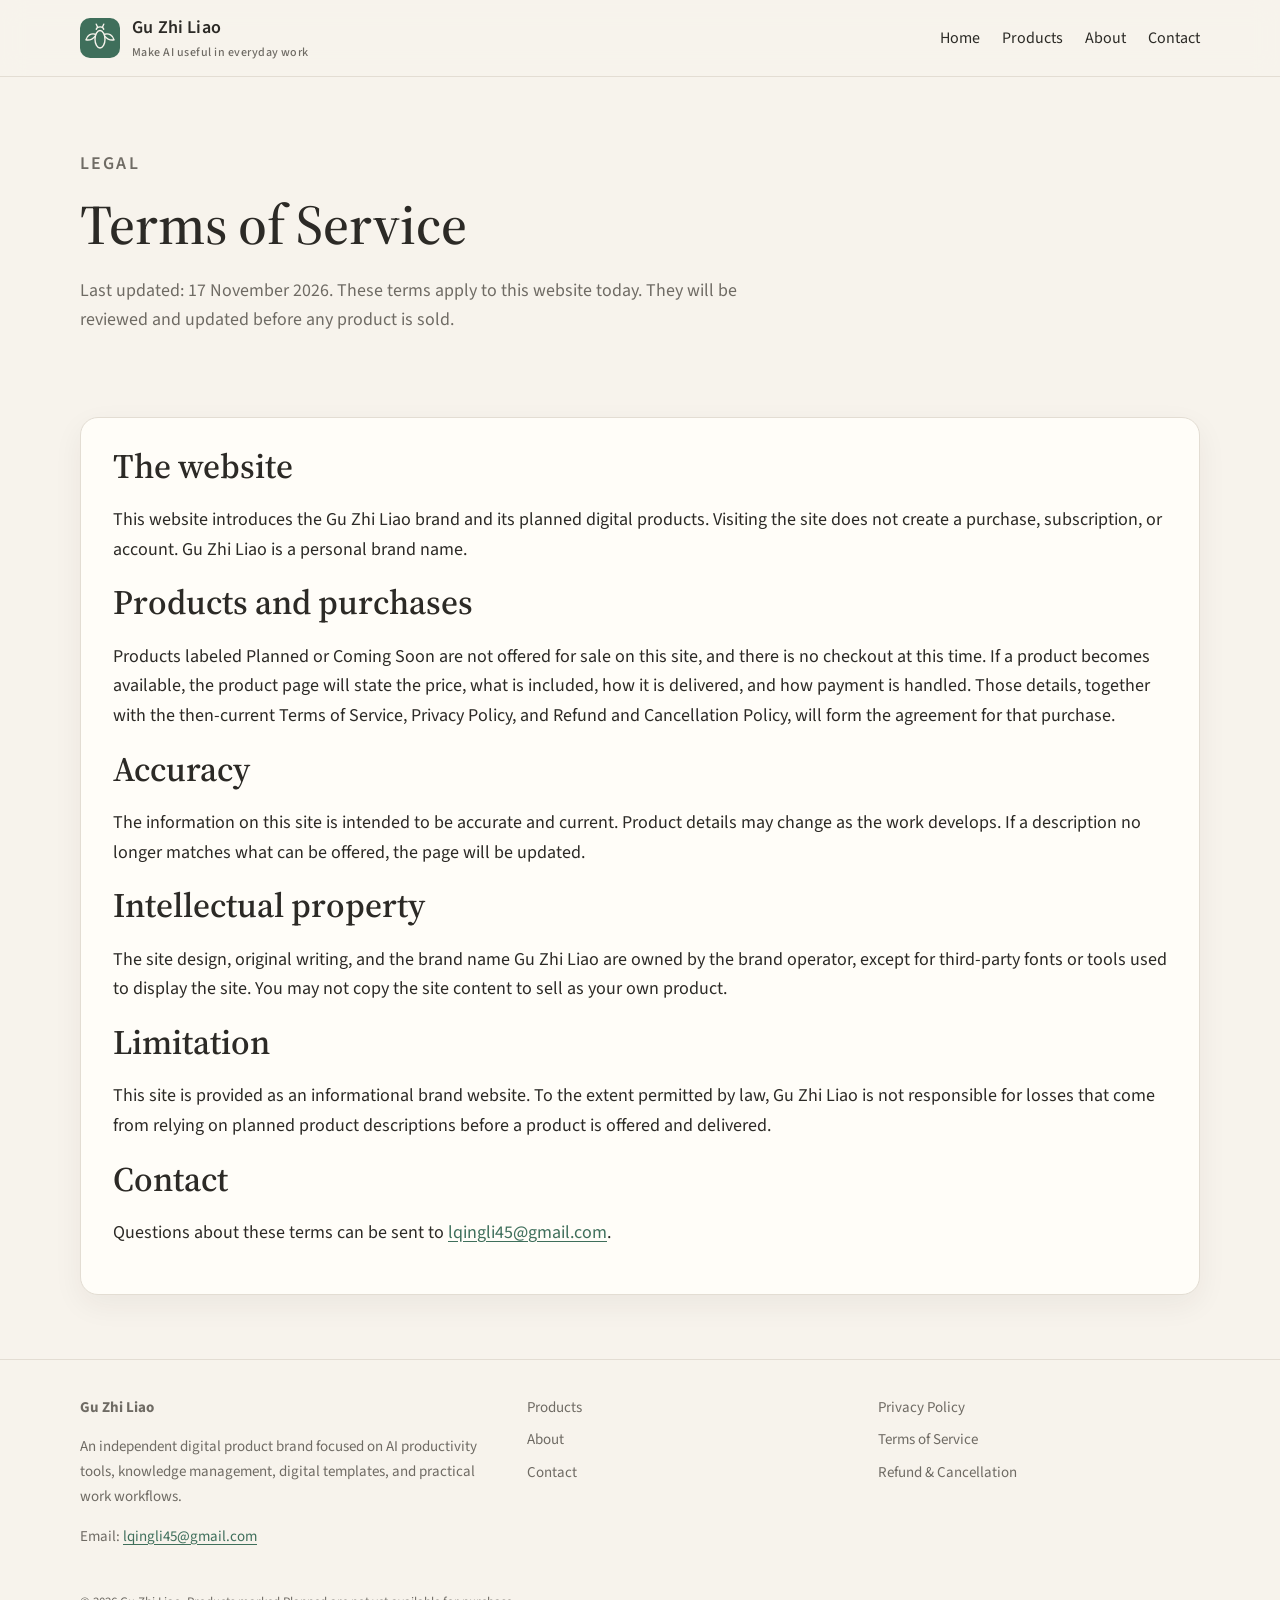
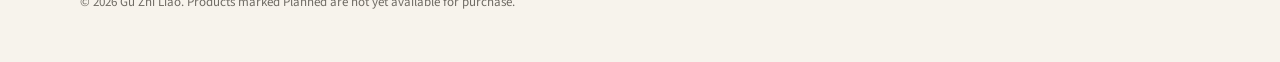
<file: terms.html>
<!DOCTYPE html>
<html lang="en">
<head>
  <meta charset="utf-8">
  <meta name="viewport" content="width=device-width, initial-scale=1">
  <title>Terms of Service — Gu Zhi Liao</title>
  <meta name="description" content="Terms of service for the Gu Zhi Liao website.">
  <meta name="robots" content="index,follow">
  <meta property="og:title" content="Terms of Service — Gu Zhi Liao">
  <meta property="og:description" content="Terms of service for the Gu Zhi Liao website.">
  <meta property="og:type" content="website">
  <meta property="og:url" content="https://lqingli45-byte.github.io/guzhiliao-website/terms.html">
  <meta name="twitter:card" content="summary">
  <link rel="canonical" href="https://lqingli45-byte.github.io/guzhiliao-website/terms.html">
  <script>
    (function () {
      var path = location.pathname || "";
      var href = path.indexOf("/guzhiliao-website") === 0 ? "/guzhiliao-website/" : "./";
      var base = document.createElement("base");
      base.href = href;
      document.head.insertBefore(base, document.head.firstChild);
    })();
  </script>
  <link rel="icon" href="assets/favicon.svg" type="image/svg+xml">
  <link rel="preconnect" href="https://fonts.googleapis.com">
  <link rel="preconnect" href="https://fonts.gstatic.com" crossorigin>
  <link href="https://fonts.googleapis.com/css2?family=Source+Sans+3:wght@400;500;600;700&family=Source+Serif+4:opsz,wght@8..60,500;8..60,600&display=swap" rel="stylesheet">
  <link rel="stylesheet" href="assets/styles.css">
</head>
<body>
  <header class="site-header">
    <div class="wrap header-row">
      <a class="brand" href="index.html">
        <img src="assets/logo.svg" alt="">
        <span class="brand-name">Gu Zhi Liao<small>Make AI useful in everyday work</small></span>
      </a>
      <button class="nav-toggle" type="button" aria-expanded="false" aria-label="Open menu"><span></span><span></span><span></span></button>
      <nav class="nav" aria-label="Primary">
        <a href="index.html">Home</a>
        <a href="products.html">Products</a>
        <a href="about.html">About</a>
        <a href="contact.html">Contact</a>
      </nav>
    </div>
  </header>

  <main>
    <section class="page-hero">
      <div class="wrap">
        <p class="kicker">Legal</p>
        <h1>Terms of Service</h1>
        <p>Last updated: 17 November 2026. These terms apply to this website today. They will be reviewed and updated before any product is sold.</p>
      </div>
    </section>
    <section class="section">
      <div class="wrap legal">
        <h2>The website</h2>
        <p>This website introduces the Gu Zhi Liao brand and its planned digital products. Visiting the site does not create a purchase, subscription, or account. Gu Zhi Liao is a personal brand name.</p>
        <h2>Products and purchases</h2>
        <p>Products labeled Planned or Coming Soon are not offered for sale on this site, and there is no checkout at this time. If a product becomes available, the product page will state the price, what is included, how it is delivered, and how payment is handled. Those details, together with the then-current Terms of Service, Privacy Policy, and Refund and Cancellation Policy, will form the agreement for that purchase.</p>
        <h2>Accuracy</h2>
        <p>The information on this site is intended to be accurate and current. Product details may change as the work develops. If a description no longer matches what can be offered, the page will be updated.</p>
        <h2>Intellectual property</h2>
        <p>The site design, original writing, and the brand name Gu Zhi Liao are owned by the brand operator, except for third-party fonts or tools used to display the site. You may not copy the site content to sell as your own product.</p>
        <h2>Limitation</h2>
        <p>This site is provided as an informational brand website. To the extent permitted by law, Gu Zhi Liao is not responsible for losses that come from relying on planned product descriptions before a product is offered and delivered.</p>
        <h2>Contact</h2>
        <p>Questions about these terms can be sent to <a href="mailto:lqingli45@gmail.com">lqingli45@gmail.com</a>.</p>
      </div>
    </section>
  </main>
  <footer class="site-footer">
    <div class="wrap footer-grid">
      <div>
        <strong>Gu Zhi Liao</strong>
        <p>An independent digital product brand focused on AI productivity tools, knowledge management, digital templates, and practical work workflows.</p>
        <p>Email: <a href="mailto:lqingli45@gmail.com">lqingli45@gmail.com</a></p>
      </div>
      <div class="footer-links">
        <a href="products.html">Products</a>
        <a href="about.html">About</a>
        <a href="contact.html">Contact</a>
      </div>
      <div class="footer-links">
        <a href="privacy.html">Privacy Policy</a>
        <a href="terms.html">Terms of Service</a>
        <a href="refund.html">Refund &amp; Cancellation</a>
      </div>
    </div>
    <div class="wrap fineprint">© 2026 Gu Zhi Liao. Products marked Planned are not yet available for purchase.</div>
  </footer>
  <script src="assets/script.js"></script>
</body>
</html>
</file>
<file: assets/styles.css>
:root {
  --cream: #f7f3ec;
  --cream-deep: #efe8dc;
  --paper: #fffdf8;
  --ink: #2c2a26;
  --muted: #6f6b64;
  --line: #e3ddd3;
  --green: #3f6f5b;
  --green-deep: #2f5646;
  --green-soft: #e7efe9;
  --shadow: 0 10px 30px rgba(44, 42, 38, 0.06);
  --radius: 18px;
  --max: 1120px;
  --font-sans: "Source Sans 3", "Segoe UI", sans-serif;
  --font-serif: "Source Serif 4", Georgia, serif;
}

* { box-sizing: border-box; }
html { scroll-behavior: smooth; }
body {
  margin: 0;
  background: var(--cream);
  color: var(--ink);
  font-family: var(--font-sans);
  font-size: 18px;
  line-height: 1.65;
}
img, svg { max-width: 100%; display: block; }
a { color: var(--green); text-underline-offset: 3px; }
a:hover { color: var(--green-deep); }
.wrap { width: min(var(--max), calc(100% - 40px)); margin: 0 auto; }

.site-header {
  position: sticky;
  top: 0;
  z-index: 20;
  background: rgba(247, 243, 236, 0.92);
  backdrop-filter: blur(12px);
  border-bottom: 1px solid var(--line);
}
.header-row {
  display: flex;
  align-items: center;
  justify-content: space-between;
  gap: 16px;
  min-height: 76px;
}
.brand {
  display: flex;
  align-items: center;
  gap: 12px;
  text-decoration: none;
  color: var(--ink);
}
.brand img { width: 40px; height: 40px; }
.brand-name { font-weight: 600; letter-spacing: 0.01em; }
.brand-name small {
  display: block;
  font-size: 12px;
  font-weight: 500;
  color: var(--muted);
  letter-spacing: 0.04em;
}
.nav { display: flex; align-items: center; gap: 22px; }
.nav a {
  color: var(--ink);
  text-decoration: none;
  font-size: 16px;
}
.nav a[aria-current="page"], .nav a:hover { color: var(--green); }
.nav-toggle {
  display: none;
  border: 1px solid var(--line);
  background: var(--paper);
  border-radius: 10px;
  padding: 8px 10px;
  cursor: pointer;
}
.nav-toggle span {
  display: block;
  width: 18px;
  height: 2px;
  background: var(--ink);
  margin: 3px 0;
}

.hero, .page-hero { padding: 72px 0 36px; }
.kicker {
  color: var(--green);
  font-size: 14px;
  font-weight: 600;
  letter-spacing: 0.12em;
  text-transform: uppercase;
  margin: 0 0 12px;
}
h1, h2, h3 { font-family: var(--font-serif); line-height: 1.2; margin: 0 0 14px; }
h1 { font-size: clamp(2.2rem, 5vw, 3.5rem); font-weight: 550; }
h2 { font-size: clamp(1.6rem, 3vw, 2.15rem); font-weight: 550; }
h3 { font-size: 1.25rem; }
.lede, .page-hero p { max-width: 680px; color: var(--muted); font-size: 1.12rem; }
.actions { display: flex; flex-wrap: wrap; gap: 12px; margin-top: 28px; }
.btn {
  display: inline-flex;
  align-items: center;
  justify-content: center;
  min-height: 48px;
  padding: 10px 18px;
  border-radius: 999px;
  text-decoration: none;
  font-weight: 600;
  border: 1px solid transparent;
}
.btn-primary { background: var(--green); color: #fff; }
.btn-primary:hover { background: var(--green-deep); color: #fff; }
.btn-secondary { background: transparent; color: var(--ink); border-color: var(--line); }
.btn-secondary:hover { border-color: var(--green); color: var(--green-deep); }

.section { padding: 28px 0 64px; }
.grid { display: grid; gap: 20px; }
.grid-3 { grid-template-columns: repeat(3, 1fr); }
.grid-2 { grid-template-columns: repeat(2, 1fr); }
.card, .product-card, .notice, .legal {
  background: var(--paper);
  border: 1px solid var(--line);
  border-radius: var(--radius);
  box-shadow: var(--shadow);
}
.card, .product-card { padding: 24px; }
.card p, .product-card p { margin: 0; color: var(--muted); }
.eyebrow { color: var(--green); font-size: 13px; font-weight: 600; letter-spacing: 0.08em; text-transform: uppercase; margin-bottom: 8px; }

.badge {
  display: inline-block;
  background: var(--green-soft);
  color: var(--green-deep);
  border-radius: 999px;
  padding: 4px 10px;
  font-size: 12px;
  font-weight: 700;
  letter-spacing: 0.06em;
  text-transform: uppercase;
}
.product-card h3 { margin-top: 10px; }
.meta { margin: 16px 0 0; padding: 0; list-style: none; color: var(--ink); }
.meta li { margin: 0 0 8px; padding-left: 0; }
.meta strong { display: block; font-size: 13px; color: var(--muted); font-weight: 600; }

.notice { padding: 18px 20px; margin: 28px 0 0; color: var(--muted); }
.legal { padding: 28px 32px; }
.legal p, .legal li { color: var(--ink); }
.legal .muted, .muted { color: var(--muted); }
.contact-box {
  display: grid;
  gap: 8px;
  padding: 22px;
  border: 1px dashed var(--green);
  border-radius: 16px;
  background: var(--green-soft);
  margin-top: 20px;
}
.contact-box strong { font-size: 1.05rem; }

.site-footer {
  border-top: 1px solid var(--line);
  padding: 36px 0 48px;
  color: var(--muted);
  font-size: 15px;
}
.footer-grid {
  display: grid;
  grid-template-columns: 1.3fr 1fr 1fr;
  gap: 28px;
}
.footer-links { display: flex; flex-direction: column; gap: 8px; }
.footer-links a { color: var(--muted); text-decoration: none; }
.footer-links a:hover { color: var(--green); }
.fineprint { margin-top: 28px; font-size: 13px; }

@media (max-width: 860px) {
  .grid-3, .grid-2, .footer-grid { grid-template-columns: 1fr; }
  .nav-toggle { display: inline-block; }
  .nav {
    display: none;
    position: absolute;
    left: 20px;
    right: 20px;
    top: 76px;
    background: var(--paper);
    border: 1px solid var(--line);
    border-radius: 16px;
    padding: 16px;
    flex-direction: column;
    align-items: flex-start;
    box-shadow: var(--shadow);
  }
  .nav.is-open { display: flex; }
}
</file>
